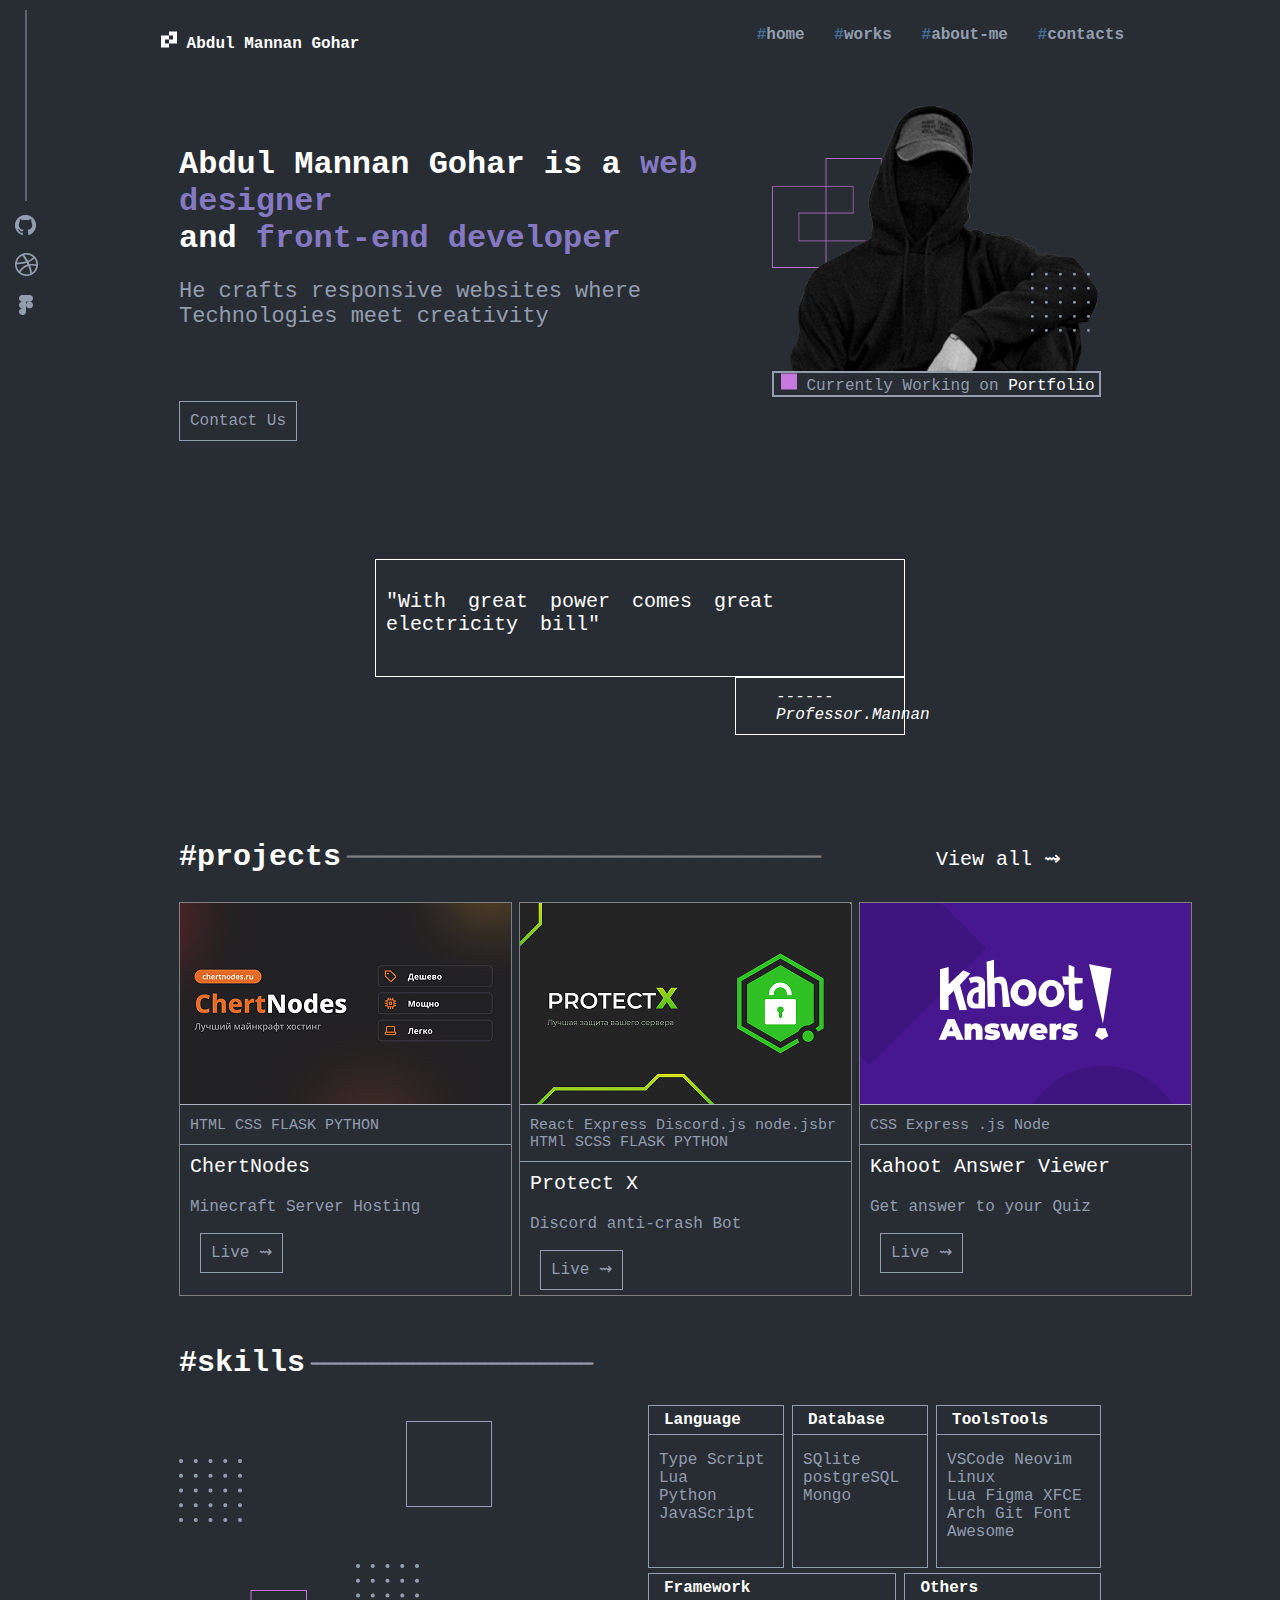
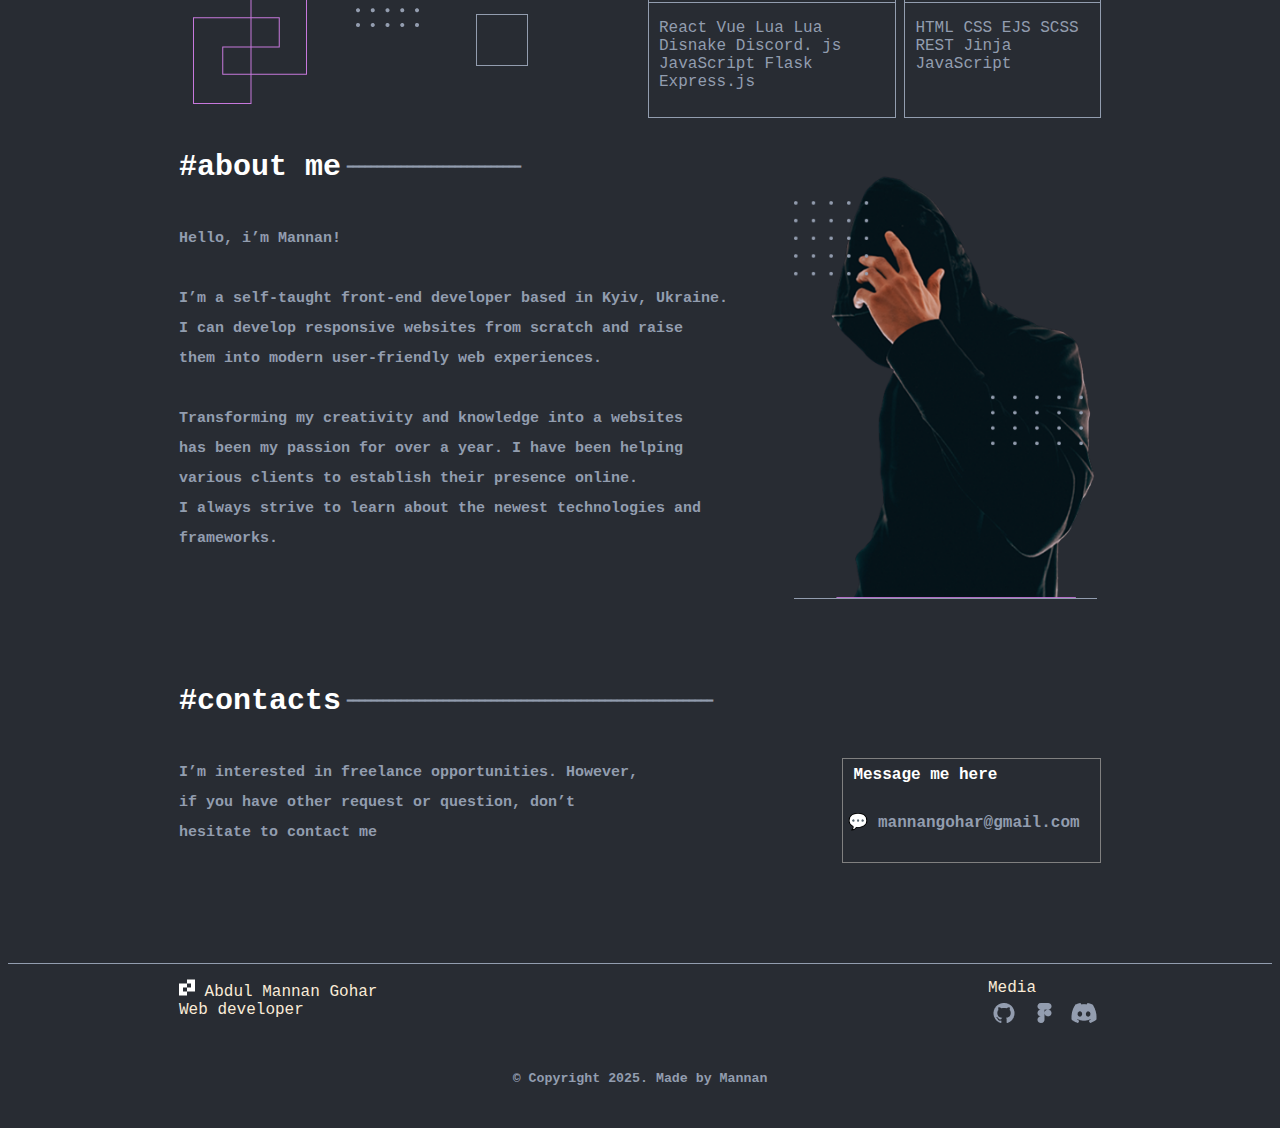
<file: index.html>
<!DOCTYPE html>
<html lang="en">
<head>
  <meta charset="UTF-8">
  <meta name="viewport" content="width=device-width, initial-scale=1.0">

  <title>Portfolio</title>
  <link rel="stylesheet" href="style.css">
  <link rel="icon" href="Logo (5).png">
</head>
<style>

</style>
<body>
  <div class="whole-body">
    <div class="fixed"><img src="media.png" alt=""></div>
    <div class="header">
      <h4> <img src="Logo (5).png" alt=""> Abdul Mannan Gohar</h4>
      <nav>
        <ul>
          <li><a  href="index.html"><span class="hash">#</span>home</a></li>
        <li><a href="project.html"><span class="hash">#</span>works</a></li>
        <li><a href="about.html"><span class="hash">#</span>about-me</a></li>
        <li><a href="contacts.html"><span class="hash">#</span>contacts</a></li>
      </ul>
      </nav>
    </div>
    <div class="banner">
      <div class="left-banner">
          <h1>Abdul Mannan Gohar is a <span class="web">web designer</span> <br> and <span class="web" >front-end developer</span></h1>
          <p>He crafts responsive websites where Technologies meet creativity</p>
          <a href="contacts.html">Contact Us</a>
      </div>
      <div class="right-banner">
        <img src="Group 46.png" alt="me" width="100%" >
        <p> <img src="  Rectangle 27.png" alt=""> Currently Working on <span class="portfolio">Portfolio</span></p>
      </div>
    </div>
    <div class="lower-banner">
      <blockquote>
        <p>"With great power comes great electricity bill"</p>
      </blockquote>
      <cite class="author">Professor.Mannan</cite>
    </div>
    <section class="project-section">
      <div class="project-area">
        <h2><b>#projects</b></h2>
        <ul>
          <li><a class="view" href="project.html">View all ⇝</a></li>
          <ul>
      </div>
      <div class="project-boxes">
         <!-- Project Card 1 -->
          <div class="project-card">
            <div class="project-head">
              <img src="Rectangle 22.png" alt="image" >
            </div>
            <div class="title">HTML CSS FLASK PYTHON</div>
            <div class="Capital"> ChertNodes </div>
            <div class="desc">Minecraft Server Hosting</div>
            <div class="live"><ul><li><a href="">Live ⇝</a></li></ul></div>
            
          </div>
           <!-- Project Card 2 -->
          <div class="project-card">
            <div class="project-head">
              <img src="Rectangle2.png" alt="image" >
            </div>
            <div class="title">React Express Discord.js node.jsbr <br>HTMl SCSS FLASK PYTHON</br></div>
            <div class="Capital"> Protect X </div>
            <div class="desc">   Discord anti-crash Bot</div>
            <div class="live"><ul><li><a href="">Live ⇝</a></li></ul></div>
          </div>
           <!-- Project Card 3 -->
          <div class="project-card">
            <div class="project-head">
              <img src="Rectangle 22 (3).png" alt="image">
            </div>
            <div class="title"> CSS Express .js Node</div>
            <div class="Capital"> Kahoot Answer Viewer </div>
            <div class="desc"> Get answer to your Quiz</div>
            <div class="live"><ul><li><a href="">Live ⇝</a></li></ul></div>
          </div>
        </div>
        </section>

      <section class="skills">
          <div class="skills-area">
            <h2>#skills</h2>
          </div>
          <div class="skills-lower-block">
          <div class="skills-lower-left">
            <p><img src="Group 36.png" alt=""></p>
          </div>
        <div class="skills-lower-right">
            
          <div class="row">
            <div class="skill-box">
              <div class="skill-box-title">
                <h4>Language</h4>
              </div>
              <div class="skill-box-desc">
                <p>Type Script Lua <br> Python JavaScript</p>
              </div>
            </div>
            

            
            <div class="skill-box">
              <div class="skill-box-title">
                <h4>Database</h4>
              </div>
              <div class="skill-box-desc">
                <p>SQlite postgreSQL <br> Mongo</p>
              </div>
            </div>

            <div class="skill-box">
              <div class="skill-box-title">
                <h4>ToolsTools
                  </h4>
              </div>
              <div class="skill-box-desc">
                <p>VSCode Neovim Linux <br> Lua Figma XFCE <br> Arch Git
                  Font Awesome</p>
              </div>
            </div>
          </div>
            <div class="right-row">
            <div class="skill-box">
              <div class="skill-box-title">
                <h4>Framework</h4>
              </div>
              <div class="skill-box-desc">
                <p> React Vue Lua Lua <br> Disnake Discord.
                  js <br> JavaScript Flask Express.js</p>
              </div>
            </div>

            <div class="skill-box">
              <div class="skill-box-title">
                <h4>Others</h4>
              </div>
              <div class="skill-box-desc">
                <p>HTML CSS EJS SCSS <br> REST
                  Jinja  JavaScript</p>
              </div>
            </div>
          </div>
        </div>
        </section>
        <div class="about-me">
          <div class="about-me-head">
            <h2>#about me</h2>
          </div>
          <div class="lower-about-me">
          <div class="left-about-me">
 
              <p>Hello, i’m Mannan! <br><br>
                I’m a self-taught front-end developer based in Kyiv, Ukraine. <br>
                 I can develop responsive websites from scratch and raise <br>
                  them into modern user-friendly web experiences. <br> <br>
                Transforming my creativity and knowledge into a websites <br>
                 has been my passion for over a year. I have been helping <br>
                  various clients to establish their presence online. <br>
                   I always strive to learn about the newest technologies and frameworks.</p>
          </div>
          <div class="right-about-me">
            <img src="Group 50.png" alt="me">

      </div>
          </div>
    </div>
    <div class="contacts">
      <h2>#contacts</h2>
      <div class="contact-card">
      <div class="left-contacts">
          <p>I’m interested in freelance opportunities.
             However,<br> if you have other request or question,
              don’t <br> hesitate to contact me</p>
      </div>
      <div class="right-contacts">
        <aside>Message me here</aside>
        <ul>
          <li><a href="#">💬 mannangohar@gmail.com</a></li>
        </ul>
      </div>
    </div>

    </div>
  </div>
  <div class="footer">
  <div class="footer-text"><img src="Logo (5).png" alt=""> Abdul Mannan Gohar <br> Web developer</div>
  <div class="img-row">Media <br><img src="Group 22.png" alt=""></div>
</div>
  <div class="copyright"><h5>© Copyright 2025. Made by Mannan</h5></div>
</body>
</html>
</file>
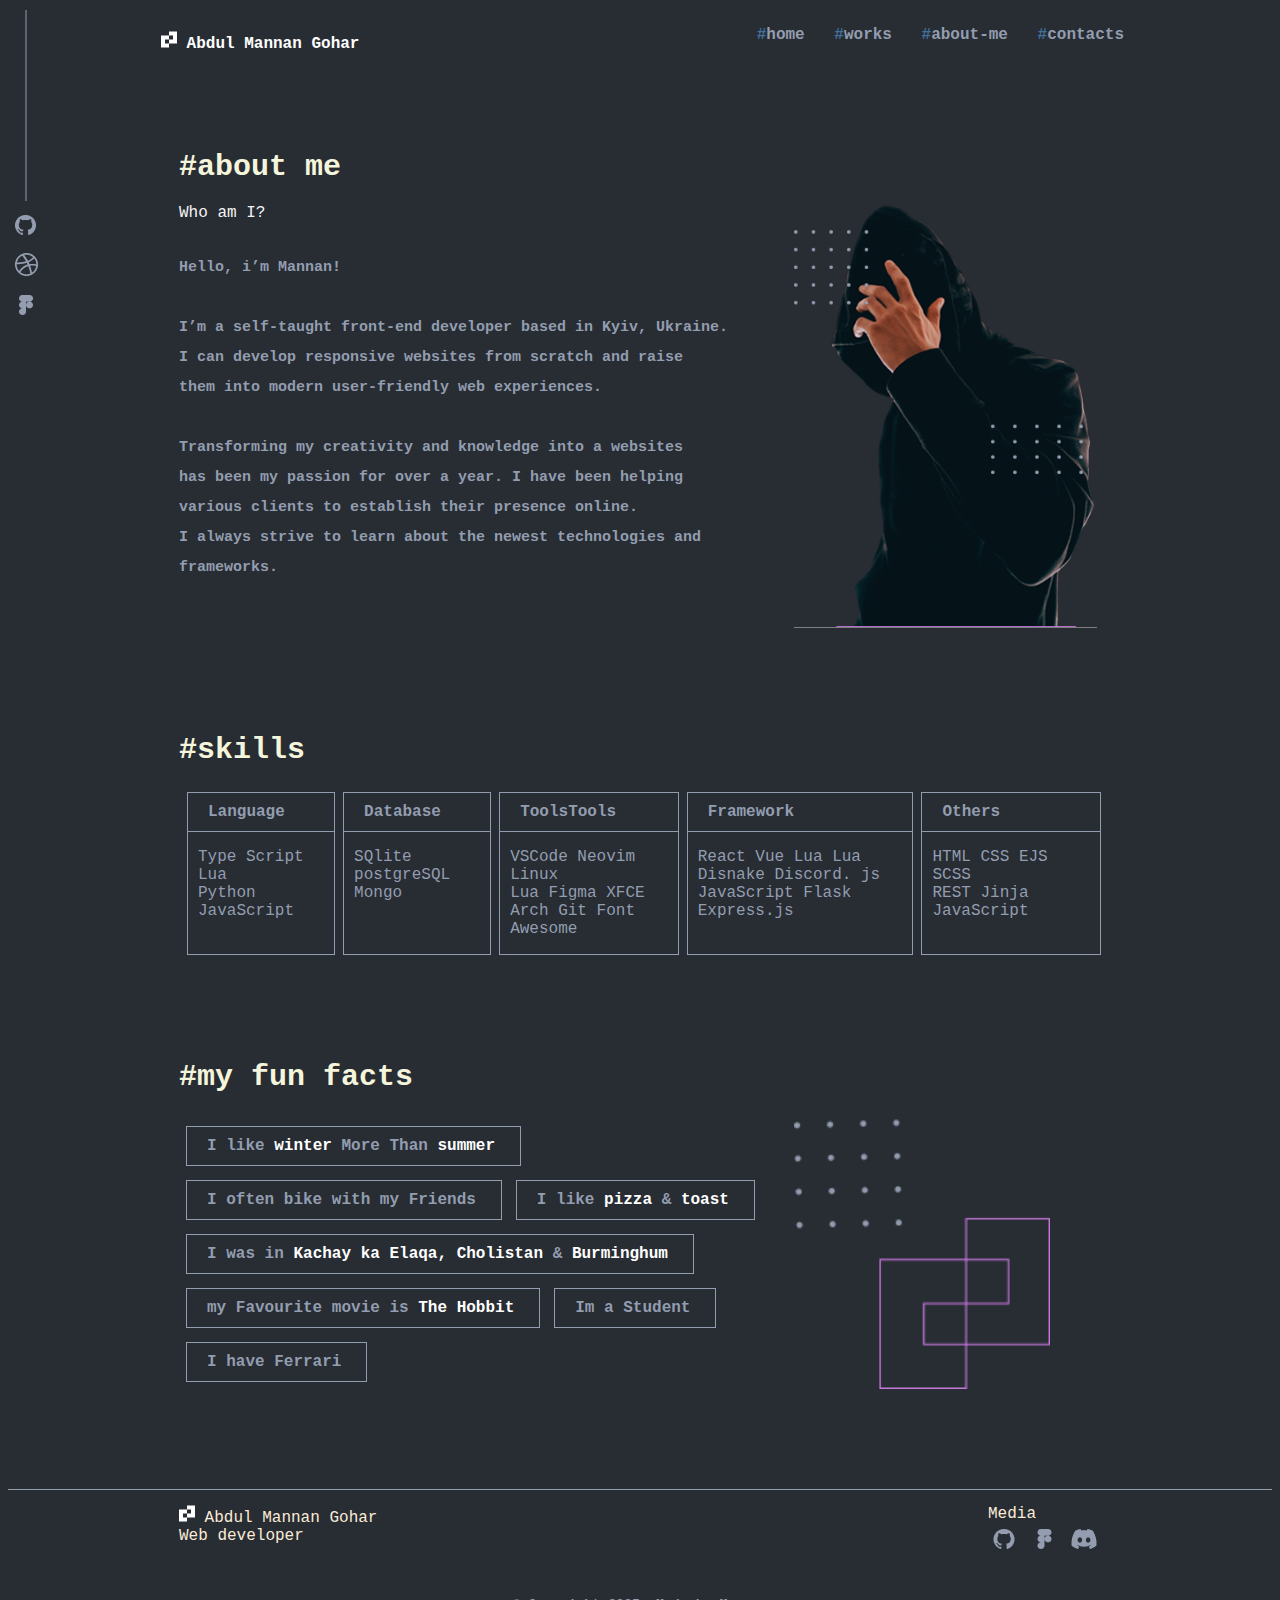
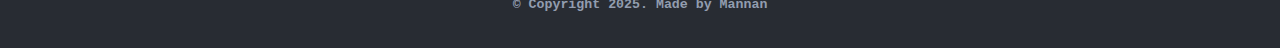
<file: about.html>
<!DOCTYPE html>
<html lang="en">
<head>
    <meta charset="UTF-8">
    <meta name="viewport" content="width=device-width, initial-scale=1.0">
    <link rel="stylesheet" href="about.css">
    <link rel="icon" href="Logo (5).png">
    <title>Portfolio</title>
</head>
<body>
  <div></div>
    <div class="whole-body">
      <div class="fixed"><img src="media.png" alt=""></div>
        <div class="header">
            <h4> <img src="Logo (5).png" alt=""> Abdul Mannan Gohar</h4>
            <nav>
              <ul>
                <li><a href="index.html"><span class="hash">#</span>home</a></li>
              <li><a href="project.html"><span class="hash">#</span>works</a></li>
              <li><a href="about.html"><span class="hash">#</span>about-me</a></li>
              <li><a href="contacts.html"><span class="hash">#</span>contacts</a></li>
            </ul>
            </nav>
          </div>

          <div class="about-me">
            <div class="about-me-head">
              <h2>#about me</h2><p>Who am I?</p>
            </div>
            <div class="lower-about-me">
            <div class="left-about-me">
   
                <p>Hello, i’m Mannan! <br><br>
                  I’m a self-taught front-end developer based in Kyiv, Ukraine. <br>
                   I can develop responsive websites from scratch and raise <br>
                    them into modern user-friendly web experiences. <br> <br>
                  Transforming my creativity and knowledge into a websites <br>
                   has been my passion for over a year. I have been helping <br>
                    various clients to establish their presence online. <br>
                     I always strive to learn about the newest technologies and frameworks.</p>
            </div>
            <div class="right-about-me">
              <img src="Group 50.png" alt="me">
  
        </div>
            </div>
      </div>

          <section class="skills">
            <div class="skills-area">
              <h2>#skills</h2>
            </div>
        <div class="skills-lower-block">
              
              <div class="skill-box">
                <div class="skill-box-title">
                  <h4>Language</h4>
                </div>
                <div class="skill-box-desc">
                  <p>Type Script Lua <br> Python JavaScript</p>
                </div>
              </div>
              
  
              
              <div class="skill-box">
                <div class="skill-box-title">
                  <h4>Database</h4>
                </div>
                <div class="skill-box-desc">
                  <p>SQlite postgreSQL <br> Mongo</p>
                </div>
              </div>
  
              <div class="skill-box">
                <div class="skill-box-title">
                  <h4>ToolsTools
                    </h4>
                </div>
                <div class="skill-box-desc">
                  <p>VSCode Neovim Linux <br> Lua Figma XFCE <br> Arch Git
                    Font Awesome</p>
                </div>
              </div>
              <div class="skill-box">
                <div class="skill-box-title">
                  <h4>Framework</h4>
                </div>
                <div class="skill-box-desc">
                  <p> React Vue Lua Lua <br> Disnake Discord.
                    js <br> JavaScript Flask Express.js</p>
                </div>
              </div>
  
              <div class="skill-box">
                <div class="skill-box-title">
                  <h4>Others</h4>
                </div>
                <div class="skill-box-desc">
                  <p>HTML CSS EJS SCSS <br> REST
                    Jinja  JavaScript</p>
                </div>
              </div>
          </div>
          </section>

          <div class="facts">
            <div class="facts-head"><h2>#my fun facts</h2></div>
            <div class="facts-portion">
                <div class="facts-left-portion">
                    <div class="my-facts">
                        <h5>I like <span>winter </span>More Than <span>summer</span></h5>
                        <h5>I often bike with my Friends</h5>
                        <h5>I like <span>pizza</span> & <span>toast</span></h5>
                        <h5>I was in <span>Kachay ka Elaqa, Cholistan </span> & <span>Burminghum</span></h5>
                        <h5>my Favourite movie is <span>The Hobbit</span></h5>
                        <h5>Im a Student</h5>
                        <h5>I have Ferrari</h5>
                    </div>
                </div>
                <div class="facts-right-portion">
                   <img src="Group 53.png" alt="">
                </div>
            </div>
          </div>
          <div class="footer">
            <div class="footer-text"><img src="Logo (5).png" alt=""> Abdul Mannan Gohar <br> Web developer</div>
            <div class="img-row">Media <br><img src="Group 22.png" alt=""></div>
          </div>
            <div class="copyright"><h5>© Copyright 2025. Made by Mannan</h5></div>
    </div>
        </body>
        </html>
</file>
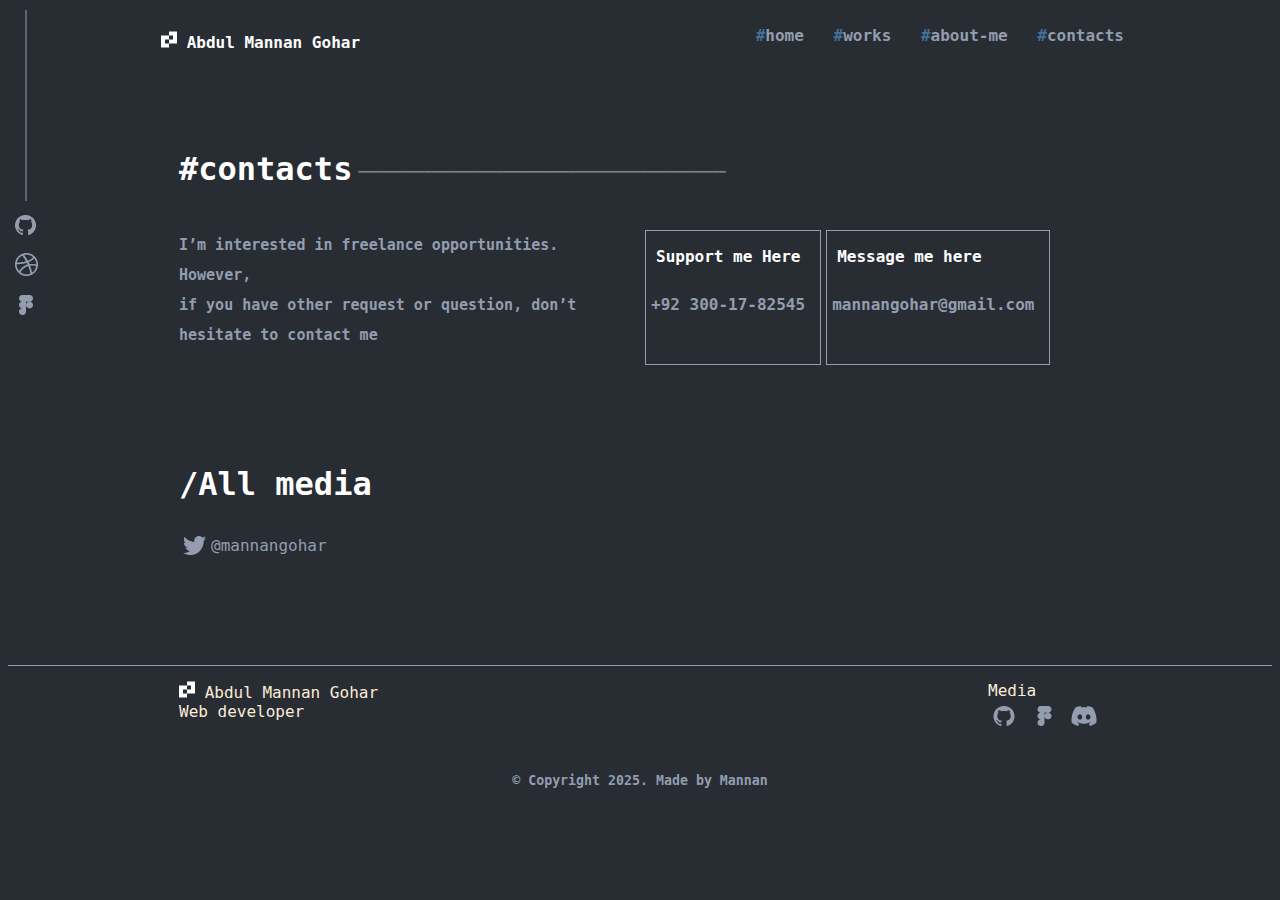
<file: contacts.html>
<!DOCTYPE html>
<html lang="en">
<head>
  <meta charset="UTF-8">
  <link rel="stylesheet" href="contacts.css">
  <meta name="viewport" content="width=device-width, initial-scale=1.0">
  <link rel="icon" href="Logo (5).png">

  <title>Portfolio</title>
</head>
<style>

</style>
<body>
  <div class="fixed"><img src="media.png" alt=""></div>
    <div class="header">
      <h4> <img src="Logo (5).png" alt=""> Abdul Mannan Gohar</h4>
      <nav>
        <ul>
          <li><a  href="index.html"><span class="hash">#</span>home</a></li>
        <li><a href="project.html"><span class="hash">#</span>works</a></li>
        <li><a href="about.html"><span class="hash">#</span>about-me</a></li>
        <li><a href="contacts.html"><span class="hash">#</span>contacts</a></li>
      </ul>
      </nav>
    </div>
    <div class="contacts">
      <h2>#contacts</h2>
      <div class="contact-card">
      <div class="left-contacts">
          <p>I’m interested in freelance opportunities.
             However,<br> if you have other request or question,
              don’t <br> hesitate to contact me</p>
      </div>
      <div class="right-contacts">
        <div class="support"><aside>Support me Here</aside>
          <ul>
            <li><a href="#"> +92 300-17-82545</a></li>
          </ul>
        </div>
         <div class="support"><aside>Message me here</aside>
        <ul>
          <li><a href="#"> mannangohar@gmail.com</a></li>
        </ul>
        </div>
      </div>
    </div>
    </div>
    <div class="all-media">
      <h2>/All media</h2>
      <div class="media-id">
        <div class="titter-img"><img src="Twitter.png" alt="">
        </div>
        <div class="id">@mannangohar</div>
      </div>

    </div>
  
    <div class="footer">
      <div class="footer-text"><img src="Logo (5).png" alt=""> Abdul Mannan Gohar <br> Web developer</div>
      <div class="img-row">Media <br><img src="Group 22.png" alt=""></div>
    </div>
      <div class="copyright"><h5>© Copyright 2025. Made by Mannan</h5></div>
    </div>
    
</body>
</html>
</file>
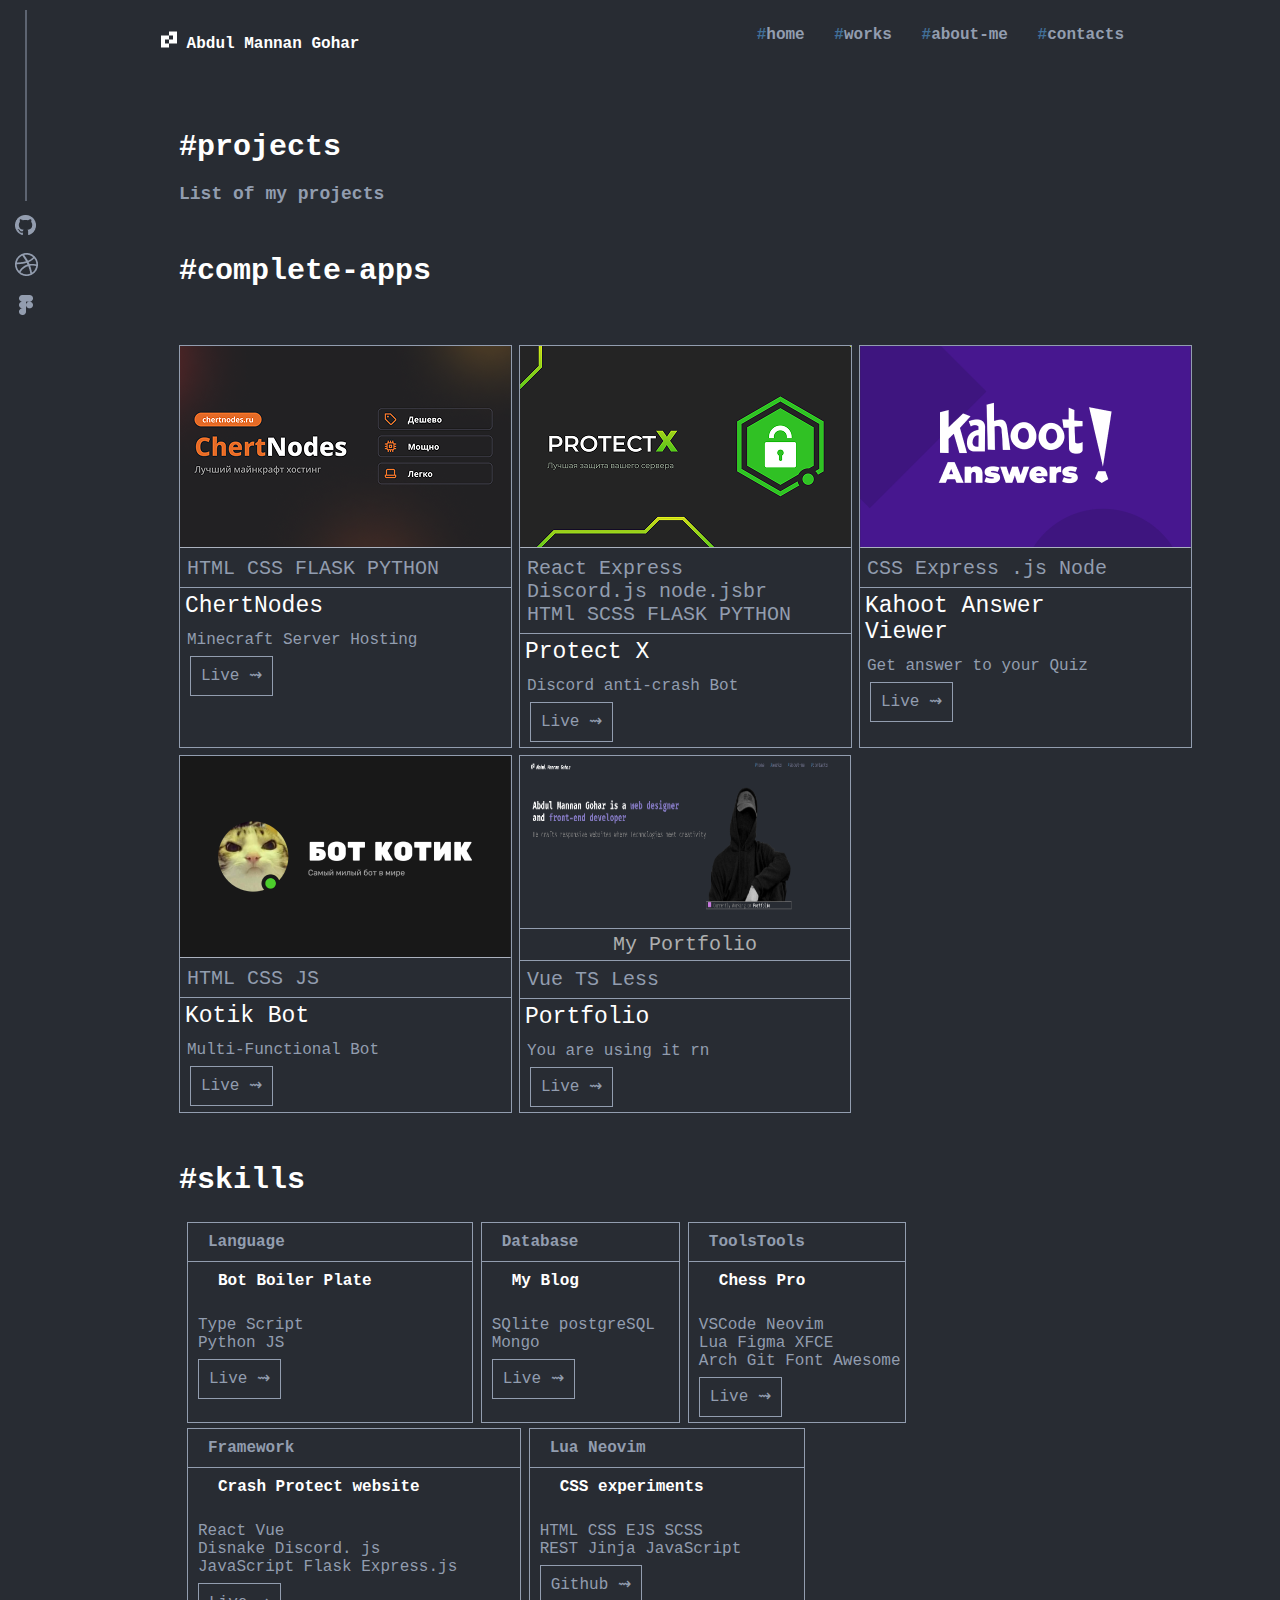
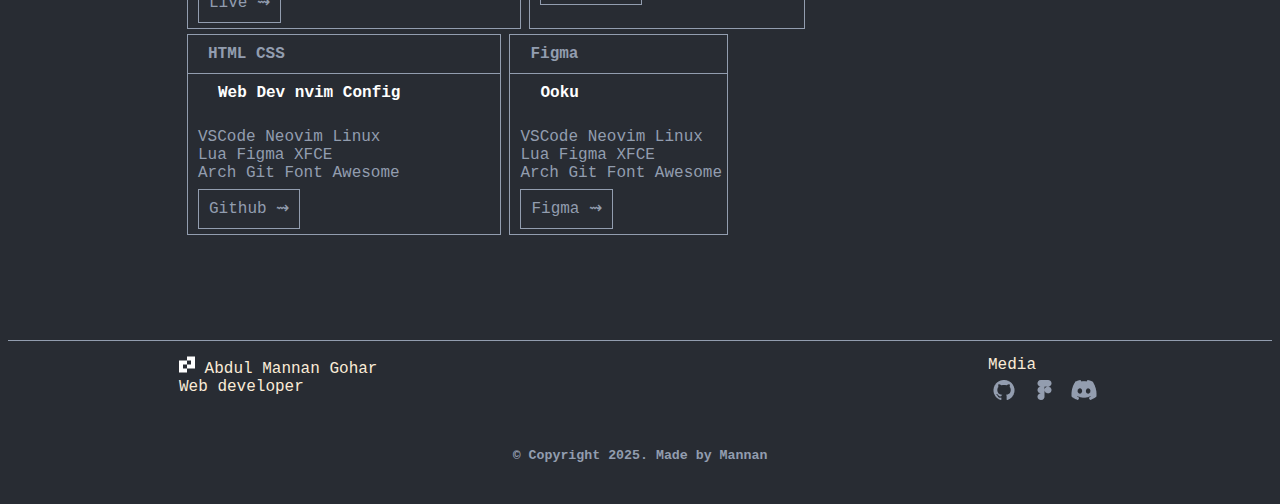
<file: project.html>
<!DOCTYPE html>
<html lang="en">
<head>
    <meta charset="UTF-8">
    <meta name="viewport" content="width=device-width, initial-scale=1.0">
    <link rel="stylesheet" href="project.css">
    <link rel="icon" href="Logo (5).png">
    <title>Portfolio</title>
</head>
<body>
    <div class="whole-body">
      <div class="fixed"><img src="media.png" alt=""></div>
        <div class="header">

            <h4> <img src="Logo (5).png" alt=""> Abdul Mannan Gohar</h4>
            <nav>
              <ul>
                <li><a href="index.html"><span class="hash">#</span>home</a></li>
              <li><a href="project.html"><span class="hash">#</span>works</a></li>
              <li><a href="about.html"><span class="hash">#</span>about-me</a></li>
              <li><a href="contacts.html"><span class="hash">#</span>contacts</a></li>
            </ul>
            </nav>
          </div>

          <section class="project-section">
            <div class="project-area">
              <h2><b>#projects</b></h2>
              <h5>List of my projects</h5>
              <h2><b>#complete-apps</b></h2>

            </div>
            <div class="project-boxes">
               <!-- Project Card 1 -->
                <div class="project-card">
                  <div class="project-head">
                    <img src="Rectangle 22.png" alt="image" >
                  </div>
                  <div class="title">HTML CSS FLASK PYTHON</div>
                  <div class="Capital"> ChertNodes </div>
                  <div class="desc">Minecraft Server Hosting</div>
                  <div class="live"><ul><li><a href="">Live ⇝</a></li></ul></div>
                </div>
                 <!-- Project Card 2 -->
                <div class="project-card">
                  <div class="project-head">
                    <img src="Rectangle2.png" alt="image" >
                  </div>
                  <div class="title">React Express <br> Discord.js node.jsbr <br>HTMl SCSS FLASK PYTHON</br></div>
                  <div class="Capital"> Protect X </div>
                  <div class="desc">   Discord anti-crash Bot</div>
                  <div class="live"><ul><li><a href="">Live ⇝</a></li></ul></div>
                </div>
                 
                <!-- Project Card 3 -->
                <div class="project-card">
                    <div class="project-head">
                      <img src="Rectangle 22 (3).png" alt="image">
                    </div>
                    <div class="title"> CSS Express .js Node</div>
                    <div class="Capital"> Kahoot Answer <br> Viewer </div>
                    <div class="desc"> Get answer to your Quiz</div>
                    <div class="live"><ul><li><a href="">Live ⇝</a></li></ul></div>
                  </div>
                  <!-- Project Card 4 -->
                <div class="project-card">
                    <div class="project-head">
                      <img src="Rectangle 22 (1).png" alt="image">
                    </div>
                    <div class="title">HTML CSS JS</div>
                    <div class="Capital"> Kotik Bot </div>
                    <div class="desc"> Multi-Functional Bot</div>
                    <div class="live"><ul><li><a href="">Live ⇝</a></li></ul></div>
                  </div>

                  <!-- Project Card 5 -->
                <div class="project-card">
                    <div class="project-head">
                      <img src="Screenshot 2025-07-23 185648.png" alt="image" width="330" height="170">
                    </div>
                <div class="my-profile">My Portfolio</div>
                    <div class="title"> Vue TS Less</div>
                    <div class="Capital"> Portfolio </div>
                    <div class="desc"> You are using it rn</div>
                    <div class="live"><ul><li><a href="">Live ⇝</a></li></ul></div>
                  </div>
              </div>
              </section>

            <section class="skills">
                <div class="skills-area">
                  <h2>#skills</h2>
                </div>
                <div class="skills-lower-block">
                  
                  <div class="skill-box">
                    <div class="skill-box-title">
                      <h4>Language</h4>
                    </div>
                    <div class="skill-box-head"><head><h4>Bot Boiler Plate</h4></head></div>
                    <div class="skill-box-desc">
                      <p>Type Script <br class="hide"> Python JS</p>
                    </div>
                    <div class="live"><ul><li><a href="">Live ⇝</a></li></ul></div>
                  </div>
                  
                  <div class="skill-box">
                    <div class="skill-box-title">
                      <h4>Database</h4>
                    </div>
                    <div class="skill-box-head"><head><h4>My Blog</h4></head> </div>
                    <div class="skill-box-desc">
                      <p>SQlite postgreSQL <br class="hide"> Mongo</p>
                    </div>
                    <div class="live"><ul><li><a href="">Live ⇝</a></li></ul></div>
                  </div>
      
                  <div class="skill-box">
                    <div class="skill-box-title">
                      <h4>ToolsTools
                        </h4>
                    </div>
                    <div class="skill-box-head"><h4>Chess Pro</h4></div>
                    <div class="skill-box-desc">
                      <p>VSCode Neovim  <br class="hide"> Lua Figma XFCE <br class="hide"> Arch Git
                        Font Awesome</p>
                    </div>
                    <div class="live"><ul><li><a href="">Live ⇝</a></li></ul></div>
                  </div>
                  <div class="skill-box">
                    <div class="skill-box-title">
                      <h4>Framework</h4>
                    </div>
                    <div class="skill-box-head"><h4>Crash Protect website</h4> </div>
                    <div class="skill-box-desc">
                      <p> React Vue  <br> Disnake Discord.
                        js <br class="hide"> JavaScript Flask Express.js</p>
                    </div>
                    <div class="live"><ul><li><a href="">Live ⇝</a></li></ul></div>
                  </div>
      
                  <div class="skill-box">
                    <div class="skill-box-title">
                      <h4>Lua Neovim</h4>
                    </div>
                    <div class="skill-box-head"><h4>CSS experiments </h4></div>
                    <div class="skill-box-desc">
                      <p>HTML CSS EJS SCSS <br class="hide"> REST
                        Jinja  JavaScript</p>
                    </div>
                    <div class="live"><ul><li><a href="">Github ⇝</a></li></ul></div>
                  </div>

                  <div class="skill-box">
                    <div class="skill-box-title">
                      <h4>HTML CSS
                        </h4>
                    </div>
                    <div class="skill-box-head"><h4>Web Dev  nvim Config</h4> </div>
                    <div class="skill-box-desc">
                      <p>VSCode Neovim Linux <br class="hide"> Lua Figma XFCE <br class="hide"> Arch Git
                        Font Awesome</p>
                    </div>
                    <div class="live"><ul><li><a href="">Github ⇝</a></li></ul></div>
                  </div>
                  
                  <div class="skill-box">
                    <div class="skill-box-title">
                      <h4>Figma
                        </h4>
                    </div>
                    <div class="skill-box-head"><h4>Ooku</h4> </div>
                    <div class="skill-box-desc">
                      <p>VSCode Neovim Linux <br class="hide"> Lua Figma XFCE <br class="hide"> Arch Git
                        Font Awesome</p>
                    </div>
                    <div class="live"><ul><li><a href="">Figma ⇝</a></li></ul></div>
                  </div>
                  
                </div>
            </section>
            <div class="footer">
              <div class="footer-text"><img src="Logo (5).png" alt=""> Abdul Mannan Gohar <br> Web developer</div>
              <div class="img-row">Media <br><img src="Group 22.png" alt=""></div>
            </div>
              <div class="copyright"><h5>© Copyright 2025. Made by Mannan</h5></div>
  </div>
</body>
</html>
</file>
<file: style.css>
*{
    box-sizing: border-box;
    background-color:rgb(15.69%, 17.25%, 20%);
    font-family: 'Fira Code', monospace;

}
.fixed {
  margin: 10px;
  position: fixed;
  top: 0;
  left: 0;
  width: 50px;
}
  .header{
    margin-left: 171px;
    margin-right: 171px;
    display: flex;
    padding-top: 10px;

      position: fixed;
      top: 0;
      left: -10px;
      right: -15px;
      z-index: 1000;
      background-color: rgb(15.69%, 17.25%, 20%); 
    }
  nav{
    display: flex;
    flex-direction: row-reverse ;
    flex: 1;
    flex-wrap: nowrap;
    
    
  }
  nav li{
    display: inline-block;
    padding-left: 20px;
    font-size: 16px;



  }
  nav li a{
    text-decoration: none;
    color: rgba(146, 157,175, 1);
    font-weight: bold;
  }
  .hash{
    color: rgb(66, 112, 153);
  }
 
  .left-banner a{
    margin-top: 50px; display: inline-block;
    text-decoration: none;
    border: 1px solid rgba(146, 157,175, 1);
    color: rgba(146, 157,175, 1) ;
    padding: 10px;
  }
  h4{
    font-size: 16px;
    color: rgb(255, 255, 255);
  }

  .banner{
    display: flex;
    margin: 100px 171px 98px 171px;

  }
  .left-banner{
    flex
  }
  .left-banner h1{
    color: white;
    font-size: 32px;
    padding-top: 25px;
  }
  .web{
    color: rgb(132, 121, 194);
  }
  .left-banner p{
    font-size: 22px;
    color: rgba(146, 157,175, 1);
  }
  .right-banner{
    padding-bottom: 0px;
  }
  .right-banner p{
    color: rgba(146, 157,175, 1);
    margin-top: -5px;
    border: 2px solid rgba(146, 157,175, 1);
    font-size: 16px;
    padding-left: 7px;
  }
  .portfolio{
    color: white;
  }
  .lower-banner{
    margin: 80px 327px 0px 327px;
    margin-bottom: 0px;
    display: flex;
    flex-direction: column;
    flex-wrap: nowrap;
  }
  .lower-banner blockquote{
    border: 1px solid white;
    color: white;
    font-size: 20px;
    padding: 10px 20px 20px 10px;
    word-spacing: 10px;

  }
  .background-img {
    position: absolute;
    top: 50%;
    left: 0px;
    z-index: -1;
  }
  
  .author{
    margin-right: 40px;
    margin-left: 400px;
    border: 1px solid white;
    margin-top: 0px;
    padding: 10px 10px 10px 40px;
    margin-top: -20px;
    font-size: 16px;
    color: white;
  }
  .author::before{
    content: "------ ";
  }
  h2{
    color: white;
    font-size: 30px;
  }
  .project-section {
   margin: 80px 0px 50px 171px;
  }
  .project-area{
    display: flex;
  }
  .project-area h2{
    flex: 2;
  }
  .project-area h2::after{
    content: " ━━━━━━━━━━━━━━━━━━━━━━━━━━━━━━━━━━━━━━━━━━━━━━━━━━━━━━━━━━━━━━━━━━━━━━━━━━━━━━━";
    color: gray;
    font-size: 10px;
    vertical-align: middle;
  }
  .project-area ul{
    flex: 1;
  }
  .project-area ul li{
    padding:15px;
    list-style-type: none;

  }
  .view{
    color: white;
    font-size: 20px;
    text-decoration: none;
    display: inline-block;
  }
  .project-boxes{
    display: flex;

  }
  .project-card{
    margin: 0px 7px 0px 0px;
    border: 1px solid gray ;
  }
  .project-head{
    margin-bottom: -3px;
  }
  .title{
    color: rgba(146, 157,175, 1);
    font-size: 15px;
    padding: 10px;
    border-bottom: 1px solid rgba(146, 157,175, 1);
  }
  .Capital{
    color: white;
    font-size: 20px;
    padding: 10px;
  }
  .desc{
    color:rgba(146, 157,175, 1) ;
    padding: 10px;
  }
  .live ul li{
    list-style-type: none;
  }
  .live ul li a{
    text-decoration: none;
    border: 1px solid rgba(146, 157,175, 1);
    color: rgba(146, 157,175, 1) ;
    padding: 10px;
    margin-left:-20px;
  
    }
  
  .skills{
    margin: 0px 171px 0px 171px;
    box-sizing: border-box;
  }
  .skills-area ::after{
    content: " ━━━━━━━━━━━━━━━━━━━━━━━━━━━━━━━━━━━━━━━━━━━━━━━";
    color: rgba(146, 157,175, 1);
    font-size: 10px;
    vertical-align: middle;
  }
 .skills-lower-block{
  display: flex;
 }
 .skills-lower-left{
  flex: 1;
 }
 .skills-lower-right{
  display: flex;
  flex-direction: column;
  flex: 1;
 }
 .row{
  display: flex;
  width: 100%;
 }
 .right-row{
  display: flex;
 }
 .skill-box{
  margin: 0px 0px 5px 8px;
  border: 1px solid rgba(146, 157,175, 1);
  justify-content: space-between;
 }
 .skill-box-title{
  padding: 0px 10px 0px 10px;
  border-bottom: 1px solid rgba(146, 157,175, 1);
 }
 .skill-box-title h4{
  margin: 5px;
 }
 .skill-box-desc{
  padding: 0px 5px 10px 10px;
  color: rgba(146, 157,175, 1);
 }
 .about-me{
  margin: 20px 171px 20px 171px;
  box-sizing: border-box;
 }
 .about-me-head h2::after{
  content: " ━━━━━━━━━━━━━━━━━━━━━━━━━━━━━";
  color: rgba(146, 157,175, 1);
  font-size: 10px;
  vertical-align: middle;
 }
 .lower-about-me{
  display: flex;
 }
 .left-about-me{
  flex: 2;
 }
 .left-about-me p{
  font-size: 15px;
  line-height: 2.0;
  font-weight: bold;
  color: rgba(146, 157,175, 1);
 }
 .right-about-me{
  flex: 1;
 }
 .right-about-me img{
  height: 450px;
  border-bottom: 1px solid rgba(146, 157,175, 1);
  margin-top: -60px;

 }
 .contacts{
  margin: 80px 171px 20px 171px;
    box-sizing: border-box;
 }
 .contacts h2::after{
  content: " ━━━━━━━━━━━━━━━━━━━━━━━━━━━━━━━━━━━━━━━━━━━━━━━━━━━━━━━━━━━━━";
  color: rgba(146, 157,175, 1);
  font-size: 10px;
  vertical-align: middle;
}
 .contact-card{
  display: flex;
 }
 .left-contacts{
  flex: 3;
  line-height: 2.0;
  font-size: 15px;
  color: rgba(146, 157,175, 1);
  font-weight: bold;
 }

 .right-contacts{
  flex: 0.7;
  justify-content: flex-end;
  border: 1px solid gray;
  margin-top: 15px;
  line-height: 2.0;
  font-size: 16px;
  padding-left: 10px;
  color: rgb(255, 255, 255);
  font-weight: bold;
 }
 .right-contacts ul li a{
  text-decoration: none;
  color: rgba(146, 157,175, 1);
  list-style: none;
  margin-left: -45px;
  margin-right: 5px;
 }

 .footer{
  border-top: 1px solid rgba(146, 157,175, 1);
  margin-top: 100px;
  padding: 15px 171px;
  display: flex;
  color: antiquewhite;
 }
 .footer-text{flex: 1;}
 .img-row{justify-content: end;}

 .copyright{
  color: rgba(146, 157,175, 1);
  text-align: center;
  padding:10 20px 0px 20px;
 }

 @media (max-width:575px){
  body {margin: 0;padding: 0 16px;}
  .fixed{display: none;}
  .header{position: relative;margin: 0;flex-direction: column;
  }
  .header h4 {font-size: 22px;margin: 20px 0;}
   nav {flex-direction: row;justify-content: center;}
   nav ul {padding-left: 0;display: flex;gap: 14px;justify-content: center;}
   nav li{padding-left: 0;}
   h2{font-size: 24px;}
   p{font: 14px;}
  .banner{margin: 0; flex-direction: column;}
  .left-banner h1{font-size: 20px; line-height: 24px;}
  .left-banner p{font-size: 18px;}
  .left-banner a{margin-top: 0;}
  .lower-banner{margin: 0; }
  .lower-banner blockquote{margin-inline: 0;}
  .lower-banner blockquote p{font-size: 18px; margin: 0;}
  .lower-banner cite{margin-inline: 0;}
  .lower-banner author{font-size: 18px; margin: 0;}
  .project-section,.skills,.contacts,.about-me,.footer{margin: 10px 0;}
  .project-area h2::after,
  .skills-area h2::after,
  .about-me-head h2::after,
  .contacts h2::after{    content: " ━━━━━━━━━━━━━━━━━━━━━━━━━━━━";color: gray;vertical-align: middle;}
  .view {color: white;font-size: 12px;text-decoration: none;display: inline-block;padding-top: 10px;}
  .project-boxes{display: flex;flex-direction: column;}
  .project-card{margin: 5px 0;}
  .project-head img{width: 100%;}
  .skills-lower-block{flex-direction: column;margin: 0;}
  .skills-lower-left p img{width:100% ;}
  .row{width: 100%;margin: 0;padding: 0;flex-wrap: wrap;}
  .right-row{width: 100%;margin:0;padding: 0;}
  .skill-box{width: 100%;margin:5px 0;padding: 0;}
  .skill-box-title{margin: 0;padding: 0;}
  .skill-box-desc p,.Capital,.desc{margin: 0;padding: 5px 5px; font-size: 14px;}
  .lower-about-me{flex-direction: column;}
  .right-about-me img{width: 100%;margin: 10px 0;}
  .left-about-me p{margin: 10px 0; font-size: 14px;}
  .contact-card{flex-direction: column; }
  .footer{display: flex;padding: 20px 0;}
  .img-row{justify-content: flex-end;margin: 10px 0;padding: 0;color: wheat;}
  .footer-text{flex: 1;margin: 10px 0;color: white;}
  
 }
</file>
<file: about.css>
*{
  box-sizing: border-box;
  background-color:rgb(15.69%, 17.25%, 20%);
  font-family: 'Fira Code', monospace;

}
.fixed {
margin: 10px;
position: fixed;
top: 0;
left: 0;
width: 50px;
}
.header{
  margin-left: 171px;
  margin-right: 171px;
  display: flex;
  padding-top: 10px;

    position: fixed;
    top: 0;
    left: -10px;
    right: -15px;
    z-index: 1000;
    background-color: rgb(15.69%, 17.25%, 20%); 
  }
nav{
  display: flex;
  flex-direction: row-reverse ;
  flex: 1;
  flex-wrap: nowrap;
  
  
}
nav li{
  display: inline-block;
  padding-left: 20px;
  font-size: 16px;



}
nav li a{
  text-decoration: none;
  color: rgba(146, 157,175, 1);
  font-weight: bold;
}
.hash{
  color: rgb(66, 112, 153);
}
 
 h2{
    color: beige;
    font-size: 30px;
  }

  .about-me{
    margin: 150px 171px 20px 171px;
    box-sizing: border-box;
   }
   .about-me-head p{
    color: whitesmoke;
    margin-top: -5px;
   }
   .lower-about-me{
    display: flex;
   }
   .left-about-me{
    flex: 2;
   }
   .left-about-me p{
    font-size: 15px;
    line-height: 2.0;
    font-weight: bold;
    color: rgba(146, 157,175, 1);
   }
   .right-about-me{
    flex: 1;
   }
   .right-about-me img{
    height: 450px;
    border-bottom: 1px solid gray;
    margin-top: -60px;
  
   }

  h4{
    font-size: 16px;
    color: rgb(255, 255, 255);
  }
  .skills{
    margin: 100px 171px 0px 171px;
    box-sizing: border-box;
  }
 .skills-lower-block{
  display: flex;

 }
 .skill-box{
  margin: 0px 0px 5px 8px;
  border: 1px solid rgba(146, 157,175, 1);
  justify-content: space-between;
 }
 .skill-box-title{
  padding: 0px 10px 0px 10px;
  border-bottom: 1px solid rgba(146, 157,175, 1);
 }
 .skill-box-title h4{
  margin: 10px;
  color: rgba(146, 157,175, 1);
 }
 .skill-box-head h4{
    margin: 0px 70px 0px 20px;
    padding: 10px 30px 10px 10px;

 }
 .skill-box-desc{
  padding: 0px 5px 0px 10px;
  color: rgba(146, 157,175, 1);
 }

  .facts{
    margin: 100px 171px 100px ;
  }
  .facts-portion{
    display: flex;
  }
  .facts-left-portion{
    display: flex;
    flex: 2;
  }
  .facts-right-portion{
    display: flex;
    flex: 1;
  }
  .my-facts{
    display: flex;
    flex-wrap: wrap;
  }
  .my-facts h5{
    border: 1px solid  rgba(146, 157,175, 1) ;
    padding: 10px 25px 10px 20px;
    margin: 7px ;
    color:  rgba(146, 157,175, 1) ;
    font-size: 16px;
  }
  .my-facts span{
    color: white;
  }

  .footer{
    border-top: 1px solid rgba(146, 157,175, 1);
    margin-top: 100px;
    padding: 15px 171px;
    display: flex;
    color: antiquewhite;
   }
   .footer-text{flex: 1;}
   .img-row{justify-content: end;}
  
   .copyright{
    color: rgba(146, 157,175, 1);
    text-align: center;
    padding:10 20px 0px 20px;
   }
   @media (max-width:575px){
    body {margin: 0;padding: 0 16px;}
    .fixed{display: none;}
    .header{position: relative;margin: 0;flex-direction: column;}
    .header h4 {font-size: 22px; margin: 20px 0;}
     nav {flex-direction: row;justify-content: center;}
     nav ul {padding-left: 0;display: flex;gap: 14px;justify-content: center;}
     nav li{padding-left: 0;}
     .footer{display: flex;padding: 20px 0;}
     .img-row{justify-content: flex-end;margin: 10px 0;padding: 0;color: wheat;}
     .footer-text{flex: 1;margin: 10px 0;color: white;}
     .about-me{margin: 10px 0;}
     .lower-about-me{flex-direction: column;margin: 10px 0;}
     .right-about-me img{width: 100%;margin: 10px 0;}
     .left-about-me p {
      font-size: 13px;
      line-height: 1.5;
      font-weight: bold;
      color: rgba(146, 157, 175, 1);}
     .skills{margin: 10px 0;}
     .skills-lower-block{flex-direction: column;margin: 10px 0;}
     .skill-box{width: 100%;margin: 5px 0;padding: 0;}
     .skill-box-title{margin: 0;padding: 0;}
     .skill-box-title h4{margin: 5px;}
     .skill-box-desc p,.Capital,.desc{margin: 0;padding: 5px 5px; font-size: 14px;}
     .my-facts{flex-direction: column;margin: 10px 0;}
     .facts{margin: 10px 0;}
     .facts-portion{flex-direction: column;margin: 10px 0;}
     .facts-left-portion{margin: 10px 0;}
     .facts-right-portion{margin: 10px 0;}
     .my-facts h5{margin: 5px;padding: 0;}
     .my-facts span{margin: 5px;padding: 0;}
     .my-facts h5{margin: 5px;padding: 5px;}
     .facts-right-portion img{width: fit-content;margin: 10px 0;height: fit-content;}
    }
</file>
<file: contacts.css>
*{
  box-sizing: border-box;
  background-color:rgb(15.69%, 17.25%, 20%);
  font-family: 'Fira Code', monospace;

}
.fixed {
margin: 10px;
position: fixed;
top: 0;
left: 0;
width: 50px;
}
.header{
  margin-left: 171px;
  margin-right: 171px;
  display: flex;
  padding-top: 10px;

    position: fixed;
    top: 0;
    left: -10px;
    right: -15px;
    z-index: 1000;
    background-color: rgb(15.69%, 17.25%, 20%); 
  }
nav{
  display: flex;
  flex-direction: row-reverse ;
  flex: 1;
  flex-wrap: nowrap;
  
  
}
nav li{
  display: inline-block;
  padding-left: 20px;
  font-size: 16px;



}
nav li a{
  text-decoration: none;
  color: rgba(146, 157,175, 1);
  font-weight: bold;
}
.hash{
  color: rgb(66, 112, 153);
}
h2{
  color: white;
  font-size: 32px;
}

h4{
  font-size: 16px;
  color: rgb(255, 255, 255);
}
.contacts{
  margin: 150px 171px 20px 171px;
    box-sizing: border-box;
 }
 .contacts h2::after{
  content: " ━━━━━━━━━━━━━━━━━━━━━━━━━━━━━━━━━━━━━━━━━━━━━━━━━━━━━━━━━━━━━";
  color: gray;
  font-size: 10px;
  vertical-align: middle;
}
 .contact-card{
  display: flex;
 }
 .left-contacts{
  flex: 1;
  line-height: 2.0;
  font-size: 15px;
  color: rgba(146, 157,175, 1);
  font-weight: bold;
 }

 .right-contacts{
  flex: 1;
  display: flex;
  margin-top: 15px;
  line-height: 2.0;
  font-size: 16px;
  padding-left: 10px;
  color: rgb(255, 255, 255);
  font-weight: bold;
 }
 .support{
  margin-right: 5px;
  border: 1px solid rgba(146, 157,175, 1);
  padding: 10px;
 }
 .right-contacts ul li{
  list-style-type: none;
 }
 .right-contacts ul li a{
  text-decoration: none;
  color: rgba(146, 157,175, 1);
  list-style: none;
  margin-right: 5px;
  margin-left: -45px;
 }
 .all-media{
  margin: 100px 171px 0px 171px;
 }
 .media-id{
  display: flex;
 }
 .id{
  margin-top: 7px;
  color: rgba(146, 157,175, 1) ;
 }
 .footer{
  border-top: 1px solid rgba(146, 157,175, 1);
  margin-top: 100px;
  padding: 15px 171px;
  display: flex;
  color: antiquewhite;
 }
 .footer-text{flex: 1;}
 .img-row{justify-content: end;}

 .copyright{
  color: rgba(146, 157,175, 1);
  text-align: center;
  padding:10 20px 0px 20px;
 }
 @media (max-width:575px){
  body {margin: 0;padding: 0 16px;}
  .fixed{display: none;}
  .header{position: relative;margin: 0;flex-direction: column;
  }
  .header h4 {font-size: 22px; margin: 20px 0;}
   nav {flex-direction: row;justify-content: center;}
   nav ul {padding-left: 0;display: flex;gap: 14px;justify-content: center;}
   nav li{padding-left: 0;}
   .footer{display: flex;padding: 20px 0;}
    .contacts h2::after{
  content: " ━━━━━━━━━━━━━━━━━━━━━━━━━";color: gray; vertical-align: middle;
}
   .img-row{justify-content: flex-end;margin: 10px 0;padding: 0;color: wheat;}
   .footer-text{flex: 1;margin: 10px 0;color: white;}
  .contacts,.all-media{margin: 10px 0;}
  .contact-card{flex-direction: column;}
  .left-contacts p{color:rgba(146, 157,175, 1)}
  .support{width: 58%;margin: 0;padding: 7px;height: 50%;}
  .support a{margin: 0;padding: 0;font-size: 14px;color:rgba(146, 157,175, 1)}
  .support aside{margin: 0;padding: 0;font-size: 14px;}
}
</file>
<file: project.css>
*{
  box-sizing: border-box;
  background-color:rgb(15.69%, 17.25%, 20%);
  font-family: 'Fira Code', monospace;

}
.fixed {
margin: 10px;
position: fixed;
top: 0;
left: 0;
width: 50px;
}
.header{
  margin-left: 171px;
  margin-right: 171px;
  display: flex;
  padding-top: 10px;

    position: fixed;
    top: 0;
    left: -10px;
    right: -15px;
    z-index: 1000;
    background-color: rgb(15.69%, 17.25%, 20%); 
  }
nav{
  display: flex;
  flex-direction: row-reverse ;
  flex: 1;
  flex-wrap: nowrap;
  
  
}
nav li{
  display: inline-block;
  padding-left: 20px;
  font-size: 16px;



}
nav li a{
  text-decoration: none;
  color: rgba(146, 157,175, 1);
  font-weight: bold;
}
.hash{
  color: rgb(66, 112, 153);
}
  h4{
    font-size: 16px;
    color: rgb(255, 255, 255);}

    h2{
        color: white;
        font-size: 30px;
    }

    .project-section {
        margin: 130px 0px 50px 171px;
       }

       .project-area h2{
         margin: 50px 0px 50px 0px;
       }
       .project-area h5{
        margin-top: -30px;
        font-size: large;
        color: rgba(146, 157,175, 1);
       }
       .project-boxes{
         display: flex;
         flex-wrap: wrap;
     
       }
       .project-card{
         margin: 7px 7px 0px 0px;
         border: 1px solid rgba(146, 157,175, 1) ;
         flex-wrap: wrap;
       }
       .project-head{
         margin-bottom: -3px;
       }
       .title{
         color: rgba(146, 157,175, 1);
         font-size: 20px;
         padding:7px;
         border-bottom: 1px solid rgba(146, 157,175, 1);
       }
       .Capital{
         color: white;
         font-size: 23px;
         padding: 5px;
       }
       .desc{
         color: rgba(146, 157,175, 1);
         margin: 7px;
       }
       .live ul li{
        list-style-type: none;
      }
      .live ul li a{
        text-decoration: none;
        border: 1px solid rgba(146, 157,175, 1);
        color: rgba(146, 157,175, 1) ;
        padding: 10px;
        margin:10px 5px 10px -30px;
      
        }
       .my-profile{
        color: rgb(174, 175, 175);
        font-size: 20px;
        padding: 4px;
        border-bottom: 1px solid rgba(146, 157,175, 1);
        border-top: 1px solid rgba(146, 157,175, 1);
        text-align: center;
       }

       .skills{
        margin: 0px 171px 0px 171px;
        box-sizing: border-box;
      }
     .skills-lower-block{
      display: flex;
      flex-wrap: wrap;
     }
     .skill-box{
      margin: 0px 0px 5px 8px;
      border: 1px solid rgba(146, 157,175, 1);
      justify-content: space-between;
     }
     .skill-box-title{
      padding: 0px 10px 0px 10px;
      border-bottom: 1px solid rgba(146, 157,175, 1);
     }
     .skill-box-title h4{
      margin: 10px;
      color: rgba(146, 157,175, 1);
     }
     .skill-box-head h4{
        margin: 0px 70px 0px 20px;
        padding: 10px 30px 10px 10px;
    
     }
     .skill-box-desc{
      padding: 0px 5px 0px 10px;
      color: rgba(146, 157,175, 1);
     }
     .footer{
      border-top: 1px solid rgba(146, 157,175, 1);
      margin-top: 100px;
      padding: 15px 171px;
      display: flex;
      color: antiquewhite;
     }
     .footer-text{flex: 1;}
     .img-row{justify-content: end;}
    
     .copyright{
      color: rgba(146, 157,175, 1);
      text-align: center;
      padding:10 20px 0px 20px;
     }
       @media (max-width:575px){
        body {margin: 0;padding: 0 16px;}
        .fixed{display: none;}
        .header{position: relative;margin: 0;flex-direction: column;}
        .header h4 {font-size: 22px; margin: 20px 0;}
         nav {flex-direction: row;justify-content: center;}
         nav ul {padding-left: 0;display: flex;gap: 14px;justify-content: center;}
         nav li{padding-left: 0;}
         .footer{display: flex;padding: 20px 0;}
         .img-row{justify-content: flex-end;margin: 10px 0;padding: 0;color: wheat;}
         .footer-text{flex: 1;margin: 10px 0;color: white;}
         .project-section,.skills{margin: 10px 0;}
         .title,.desc{margin: 0;padding: 5px 5px; font-size: 14px;}
         .skill-box-title h4{margin: 5px;}
         .hide{display: none;}
         .skill-box-head h4{margin: 5px;padding: 0;}
        }
</file>
